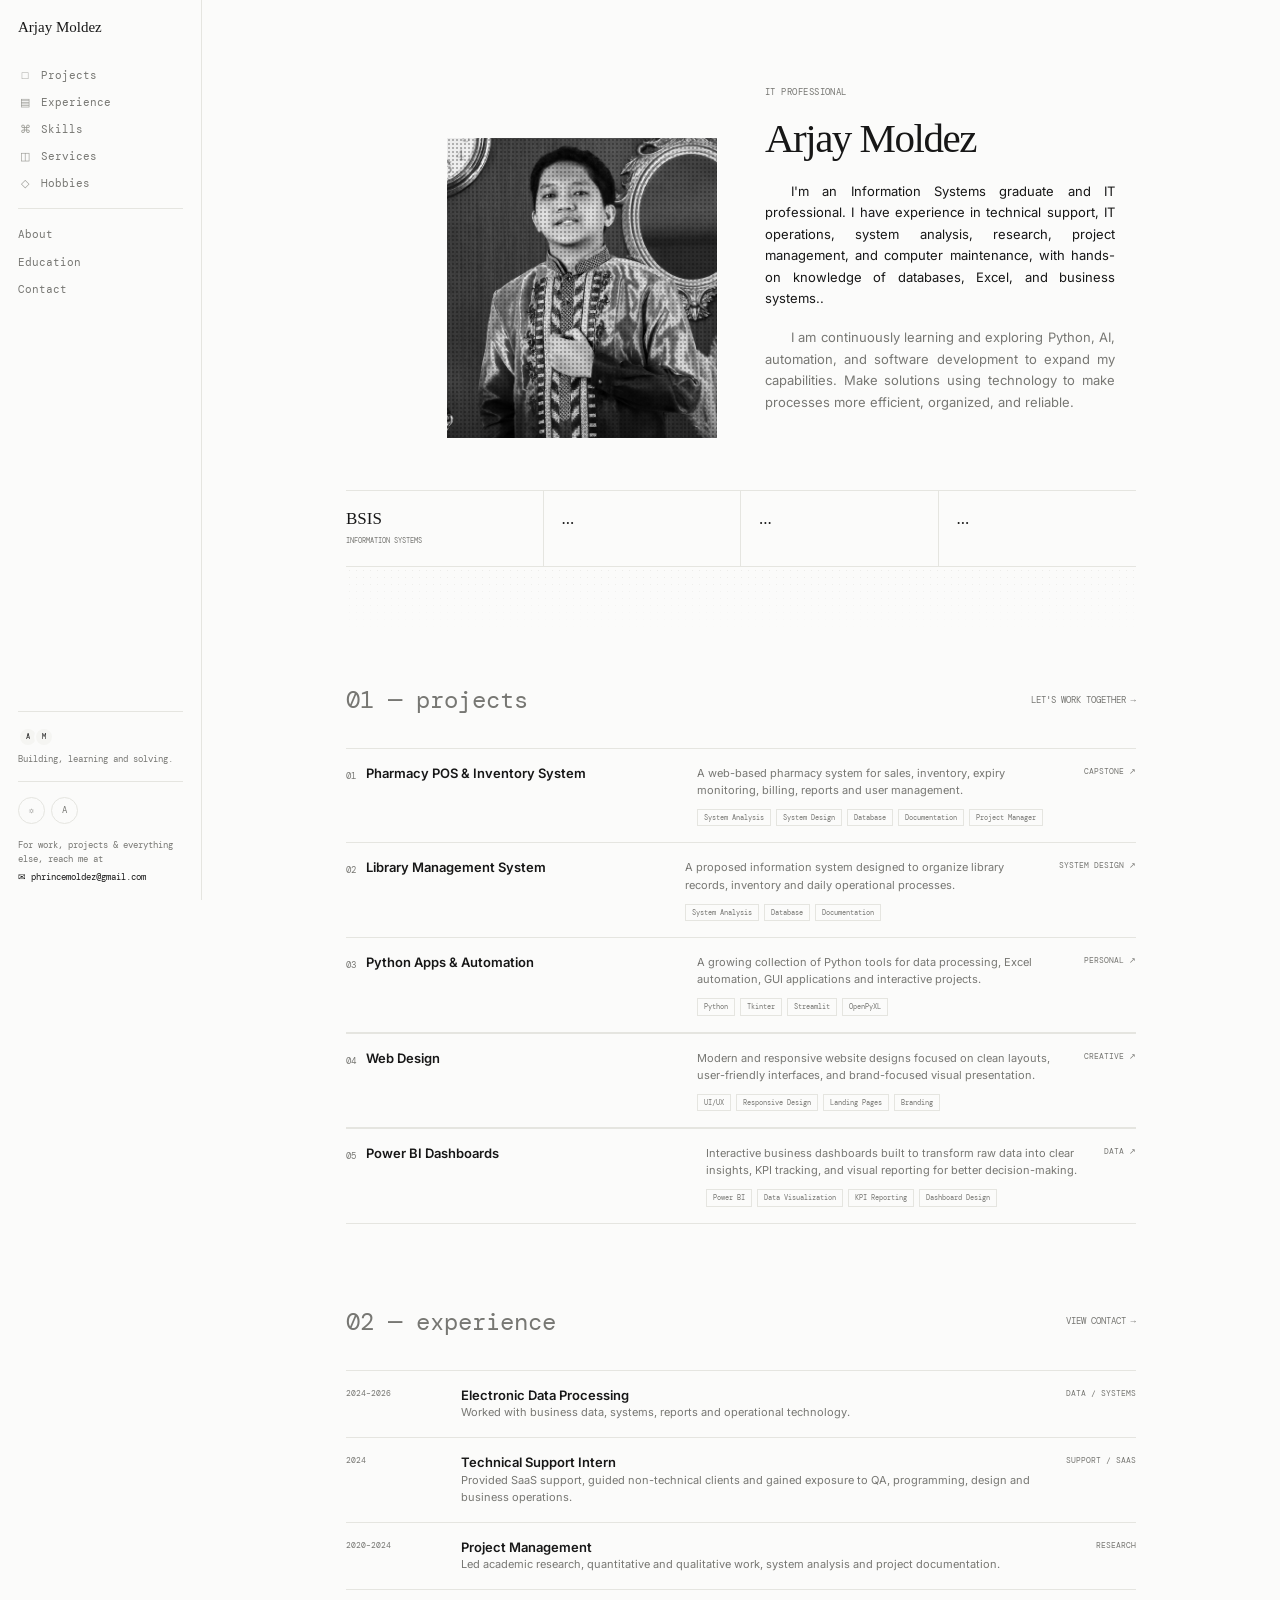
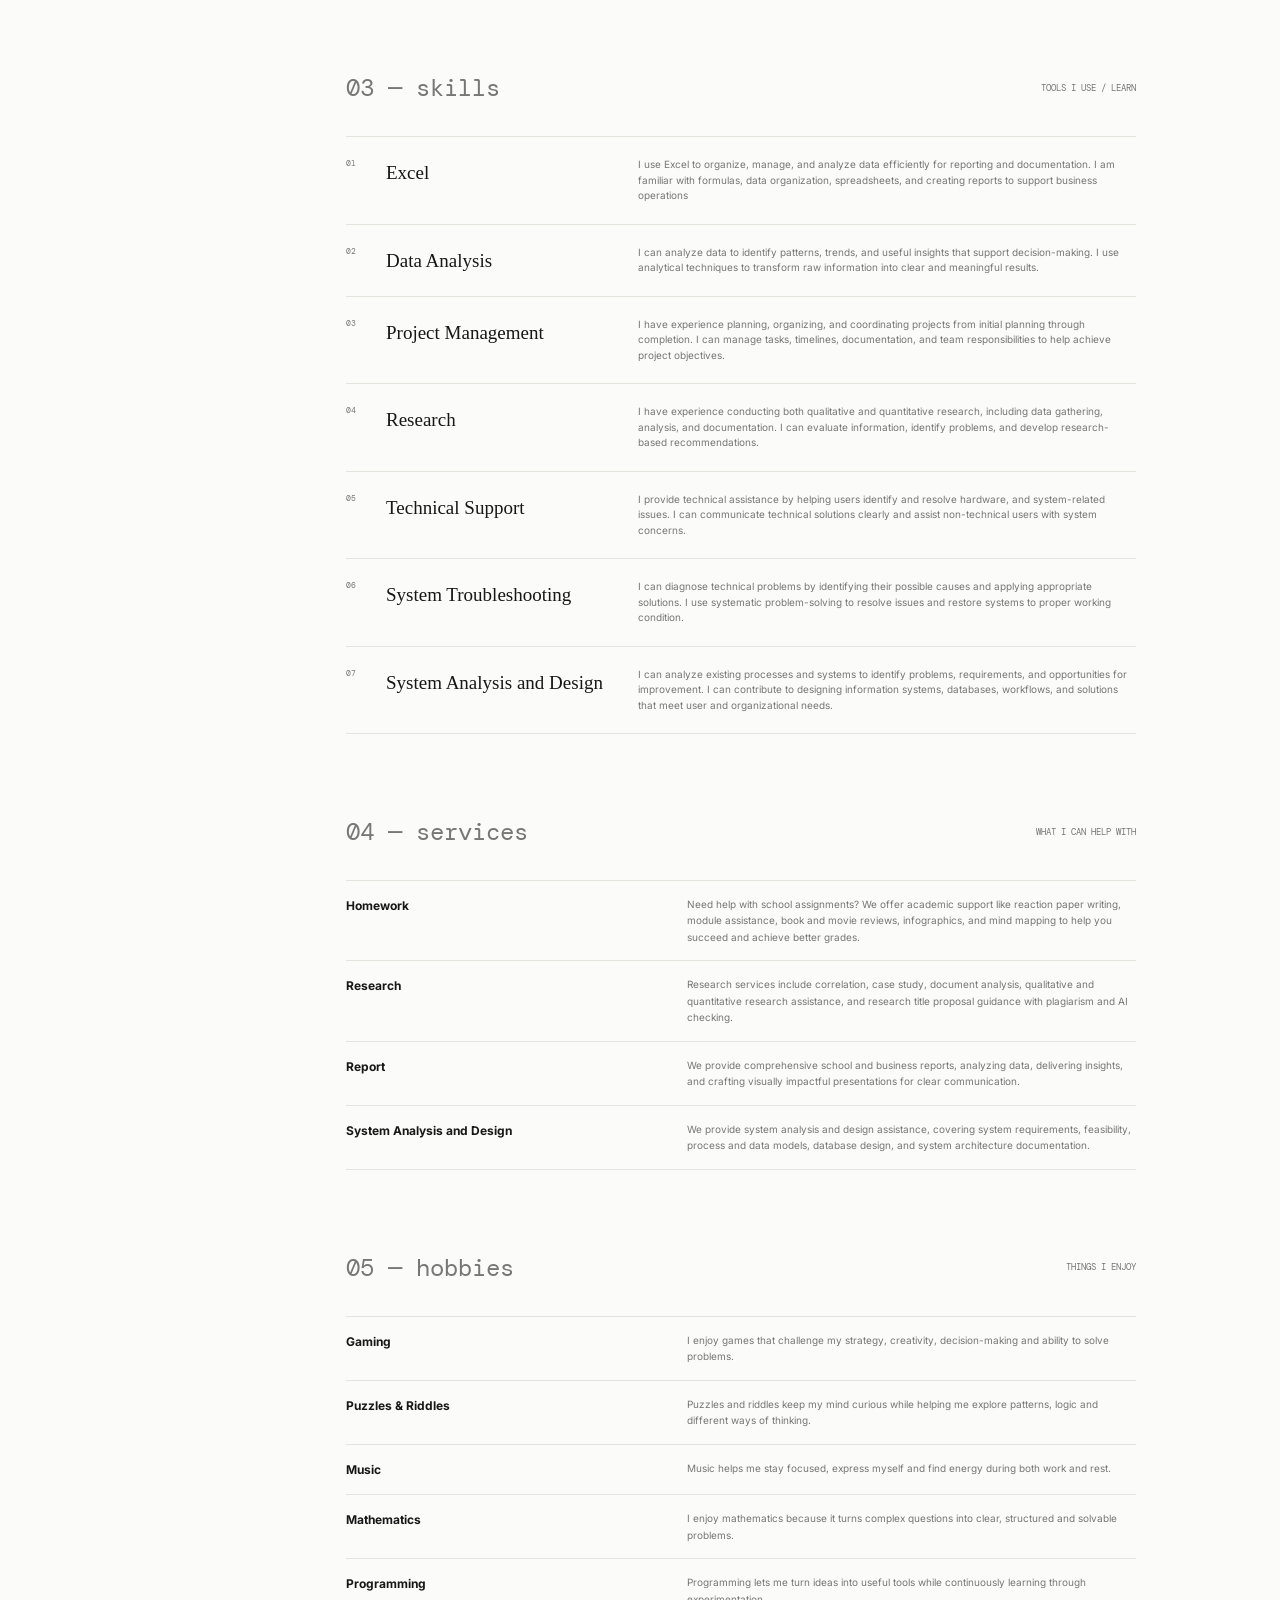
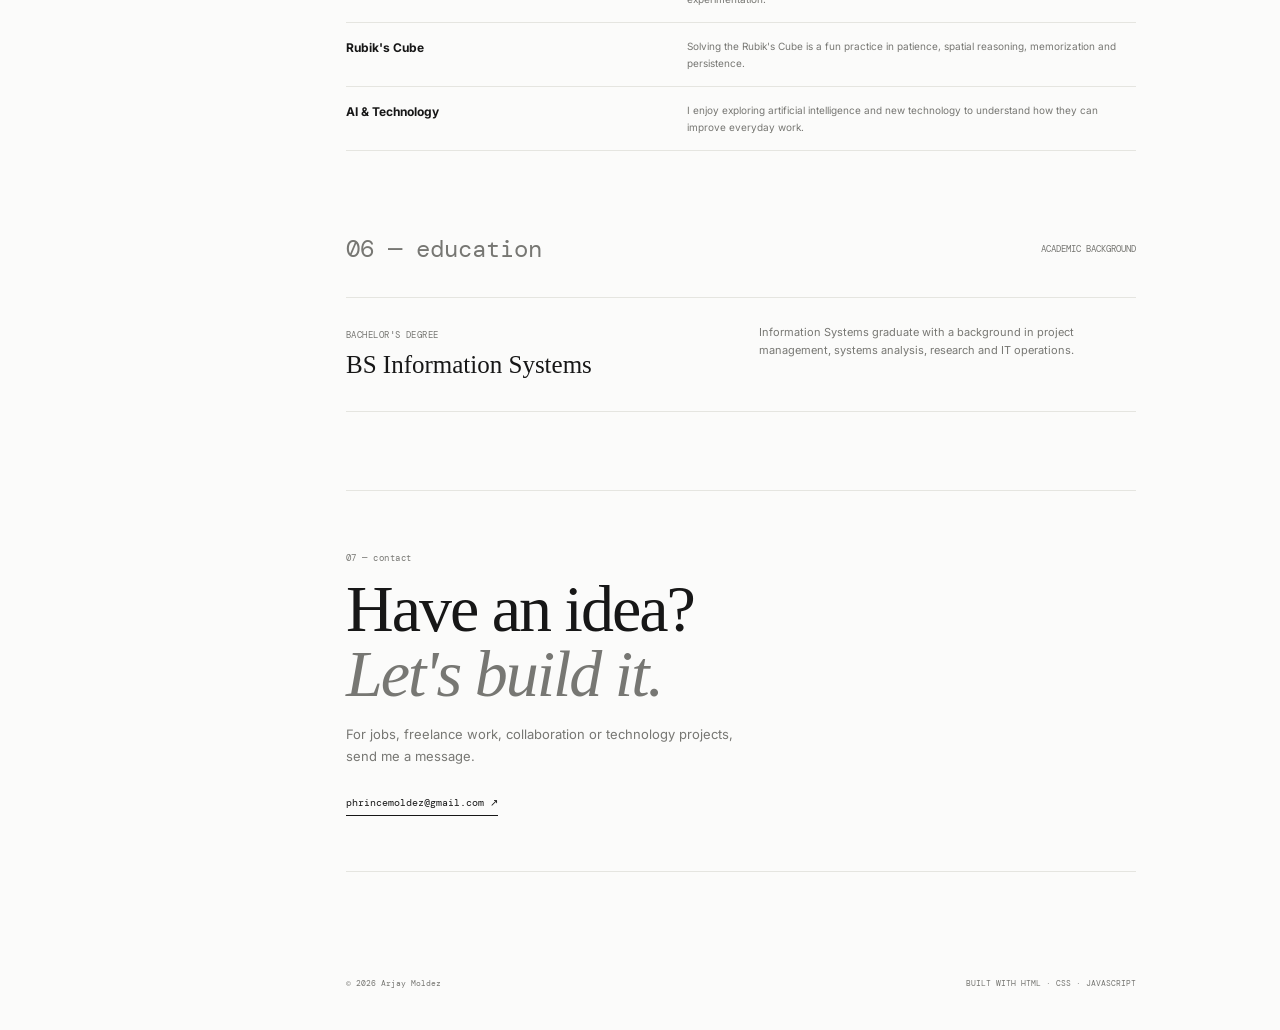
<file: index.html>
<!DOCTYPE html>
<html lang="en">
<head>
    <meta charset="UTF-8">
    <meta name="viewport" content="width=device-width, initial-scale=1.0">
    <title>Arjay Moldez — IT Professional</title>
    <meta name="description" content="Arjay Moldez — IT Professional, Developer, System Analyst and Problem Solver.">
    <link rel="preconnect" href="https://fonts.googleapis.com">
    <link rel="preconnect" href="https://fonts.gstatic.com" crossorigin>
    <link href="https://fonts.googleapis.com/css2?family=DM+Mono:wght@400;500&family=Inter:wght@400;500;600&family=Space+Grotesk:wght@500;600&display=swap" rel="stylesheet">
    <link rel="stylesheet" href="style.css">
    <!-- Google tag (gtag.js) -->
<script async src="https://www.googletagmanager.com/gtag/js?id=G-NMMLFQ9Y4S"></script>
<script>
  window.dataLayer = window.dataLayer || [];
  function gtag(){dataLayer.push(arguments);}
  gtag('js', new Date());

  gtag('config', 'G-NMMLFQ9Y4S');
</script>
</head>
<body>

    <aside class="sidebar" id="sidebar">
        <div class="sidebar-inner">
            <a class="brand" href="#home">Arjay Moldez</a>

            <nav class="side-nav" aria-label="Main navigation">
                <div class="nav-group">
                    <a href="#projects"><span class="nav-icon">□</span> Projects</a>
                    <a href="#experience"><span class="nav-icon">▤</span> Experience</a>
                    <a href="#skills"><span class="nav-icon">⌘</span> Skills</a>
                    <a href="#services"><span class="nav-icon">◫</span> Services</a>
                    <a href="#hobbies"><span class="nav-icon">◇</span> Hobbies</a>
                </div>

                <div class="nav-divider"></div>

                <div class="nav-group">
                    <a href="#about">About</a>
                    <a href="#education">Education</a>
                    <a href="#contact">Contact</a>
                </div>
            </nav>

            <div class="sidebar-bottom">
                <div class="mini-divider"></div>
                <div class="viewer-row">
                    <div class="avatar-stack">
                        <span>A</span><span>M</span>
                    </div>
                </div>

                <div class="viewer-note">Building, learning and solving.</div>

                <div class="mini-divider"></div>

                <div class="sidebar-actions">
                    <button id="themeToggle" title="Toggle theme" aria-label="Toggle theme">☼</button>
                    <button id="fontToggle" title="Change font size" aria-label="Change font size">A</button>
                    <button id="menuClose" class="mobile-only" aria-label="Close menu">×</button>
                </div>

                <p class="contact-label">For work, projects &amp; everything<br>else, reach me at</p>
                <a class="email-link" href="mailto:phrincemoldez@gmail.com">✉ phrincemoldez@gmail.com</a>
            </div>
        </div>
    </aside>

    <button class="mobile-menu" id="menuOpen" aria-label="Open menu">☰</button>

    <main class="main" id="home">

        <section class="hero section-anchor">
            <div class="hero-grid">
                <div class="portrait-wrap">
                    <div class="portrait">
                        <img src="me.png" alt="Portrait of Arjay Moldez">
                    </div>
                </div>

                <div class="intro" id="about">
                    <p class="eyebrow">IT PROFESSIONAL</p>
                    <h1>Arjay Moldez</h1>
                    <p style=" text-align: justify; text-indent: 2em;" class="lead">
                        I'm an Information Systems graduate and IT professional. I have experience in technical support, IT operations, system analysis, research,
                        project management, and computer maintenance, with hands-on knowledge of databases, Excel, and business systems..
                    </p>
                    <p style=" text-align: justify; text-indent: 2em;">
                        I am continuously learning and exploring Python, AI, automation, and 
                        software development to expand my capabilities. Make solutions using 
                        technology to make processes more efficient, organized, and reliable.
                    </p>
                </div>
            </div>

            <div class="stats">
                <div><strong>BSIS</strong><span>INFORMATION SYSTEMS</span></div>
                <div><strong>...</strong></div>
                <div><strong>...</strong></div>
                <div><strong>...</strong></div>
            </div>

            <div class="dot-pattern"></div>
        </section>

        <section class="content-section section-anchor" id="projects">
            <div class="section-top">
                <span style="font-size: 24px;">01 — projects</span>
                <a href="#contact">LET'S WORK TOGETHER →</a>
            </div>

            <div class="project-list">
                <article class="project-row">
                    <div class="project-title">
                        <span class="project-number">01</span>
                        <h2>Pharmacy POS &amp; Inventory System</h2>
                    </div>
                    <div class="project-description">
                        <p>A web-based pharmacy system for sales, inventory, expiry monitoring, billing, reports and user management.</p>
                        <div class="tags"><span>System Analysis</span><span>System Design</span><span>Database</span><span>Documentation</span><span>Project Manager</span></div>
                    </div>
                    <span class="project-year">CAPSTONE ↗</span>
                </article>

                <article class="project-row">
                    <div class="project-title">
                        <span class="project-number">02</span>
                        <h2>Library Management System</h2>
                    </div>
                    <div class="project-description">
                        <p>A proposed information system designed to organize library records, inventory and daily operational processes.</p>
                        <div class="tags"><span>System Analysis</span><span>Database</span><span>Documentation</span></div>
                    </div>
                    <span class="project-year">SYSTEM DESIGN ↗</span>
                </article>

                <a class="project-row-link" href="project-03-python-apps.html">
                    <article class="project-row">
                        <div class="project-title">
                            <span class="project-number">03</span>
                            <h2>Python Apps &amp; Automation</h2>
                        </div>
                        <div class="project-description">
                            <p>A growing collection of Python tools for data processing, Excel automation, GUI applications and interactive projects.</p>
                            <div class="tags"><span>Python</span><span>Tkinter</span><span>Streamlit</span><span>OpenPyXL</span></div>
                        </div>
                        <span class="project-year">PERSONAL ↗</span>
                    </article>
                </a>

                <a class="project-row-link" href="project-04-web-design.html">
                    <article class="project-row">
                        <div class="project-title">
                            <span class="project-number">04</span>
                            <h2>Web Design</h2>
                        </div>
                        <div class="project-description">
                            <p>Modern and responsive website designs focused on clean layouts, user-friendly interfaces, and brand-focused visual presentation.</p>
                            <div class="tags"><span>UI/UX</span><span>Responsive Design</span><span>Landing Pages</span><span>Branding</span></div>
                        </div>
                        <span class="project-year">CREATIVE ↗</span>
                    </article>
                </a>

                <a class="project-row-link" href="project-05-power-bi.html">
                    <article class="project-row">
                        <div class="project-title">
                            <span class="project-number">05</span>
                            <h2>Power BI Dashboards</h2>
                        </div>
                        <div class="project-description">
                            <p>Interactive business dashboards built to transform raw data into clear insights, KPI tracking, and visual reporting for better decision-making.</p>
                            <div class="tags"><span>Power BI</span><span>Data Visualization</span><span>KPI Reporting</span><span>Dashboard Design</span></div>
                        </div>
                        <span class="project-year">DATA ↗</span>
                    </article>
                </a>
            </div>
        </section>

        <section class="content-section section-anchor" id="experience">
            <div class="section-top">
                <span style="font-size: 24px;">02 — experience</span>
                <a href="#contact">VIEW CONTACT →</a>
            </div>

            <div class="experience-list">
                <article class="experience-row">
                    <div class="date">2024–2026</div>
                    <div><h2>Electronic Data Processing</h2><p>Worked with business data, systems, reports and operational technology.</p></div>
                    <span>DATA / SYSTEMS</span>
                </article>
                <article class="experience-row">
                    <div class="date">2024</div>
                    <div><h2>Technical Support Intern</h2><p>Provided SaaS support, guided non-technical clients and gained exposure to QA, programming, design and business operations.</p></div>
                    <span>SUPPORT / SAAS</span>
                </article>
                <article class="experience-row">
                    <div class="date">2020–2024</div>
                    <div><h2>Project Management</h2><p>Led academic research, quantitative and qualitative work, system analysis and project documentation.</p></div>
                    <span>RESEARCH</span>
                </article>
            </div>
        </section>

        <section class="content-section section-anchor" id="skills">
            <div class="section-top">
                <span style="font-size: 24px;">03 — skills</span>
                <span>TOOLS I USE / LEARN</span>
            </div>

            <div class="stack-grid">
                <div><span>01</span><h3>Excel</h3><p>I use Excel to organize, manage, and analyze data efficiently for reporting and documentation. I am familiar with formulas, data organization, spreadsheets, and creating reports to support business operations</p></div>
                <div><span>02</span><h3>Data Analysis</h3><p>I can analyze data to identify patterns, trends, and useful insights that support decision-making. I use analytical techniques to transform raw information into clear and meaningful results.</p></div>
                <div><span>03</span><h3>Project Management</h3><p>I have experience planning, organizing, and coordinating projects from initial planning through completion. I can manage tasks, timelines, documentation, and team responsibilities to help achieve project objectives.</p></div>
                <div><span>04</span><h3>Research</h3><p>I have experience conducting both qualitative and quantitative research, including data gathering, analysis, and documentation. I can evaluate information, identify problems, and develop research-based recommendations.</p></div>
                <div><span>05</span><h3>Technical Support</h3><p>I provide technical assistance by helping users identify and resolve hardware, and system-related issues. I can communicate technical solutions clearly and assist non-technical users with system concerns.</p></div>
                <div><span>06</span><h3>System Troubleshooting</h3><p>I can diagnose technical problems by identifying their possible causes and applying appropriate solutions. I use systematic problem-solving to resolve issues and restore systems to proper working condition.</p></div>
                <div><span>07</span><h3>System Analysis and Design</h3><p>I can analyze existing processes and systems to identify problems, requirements, and opportunities for improvement. I can contribute to designing information systems, databases, workflows, and solutions that meet user and organizational needs.</p></div>
            </div>
        </section>

        <section class="content-section section-anchor" id="services">
            <div class="section-top">
                <span style="font-size: 24px;">04 — services</span>
                <span>WHAT I CAN HELP WITH</span>
            </div>

            <div class="service-list">
                <div><strong>Homework</strong><span>Need help with school assignments? We offer academic support like reaction paper writing, module assistance, book and movie reviews, infographics, and mind mapping to help you succeed and achieve better grades.</span></div>
                <div><strong>Research</strong><span>Research services include correlation, case study, document analysis, qualitative and quantitative research assistance, and research title proposal guidance with plagiarism and AI checking.</span></div>
                <div><strong>Report</strong><span>We provide comprehensive school and business reports, analyzing data, delivering insights, and crafting visually impactful presentations for clear communication.</span></div>
                <div><strong>System Analysis and Design</strong><span>We provide system analysis and design assistance, covering system requirements, feasibility, process and data models, database design, and system architecture documentation.</span></div>
            </div>
        </section>

        <section class="content-section section-anchor" id="hobbies">
            <div class="section-top">
                <span style="font-size: 24px;">05 — hobbies</span>
                <span>THINGS I ENJOY</span>
            </div>

            <div class="service-list">
                <div><strong>Gaming</strong><span>I enjoy games that challenge my strategy, creativity, decision-making and ability to solve problems.</span></div>
                <div><strong>Puzzles &amp; Riddles</strong><span>Puzzles and riddles keep my mind curious while helping me explore patterns, logic and different ways of thinking.</span></div>
                <div><strong>Music</strong><span>Music helps me stay focused, express myself and find energy during both work and rest.</span></div>
                <div><strong>Mathematics</strong><span>I enjoy mathematics because it turns complex questions into clear, structured and solvable problems.</span></div>
                <div><strong>Programming</strong><span>Programming lets me turn ideas into useful tools while continuously learning through experimentation.</span></div>
                <div><strong>Rubik's Cube</strong><span>Solving the Rubik's Cube is a fun practice in patience, spatial reasoning, memorization and persistence.</span></div>
                <div><strong>AI &amp; Technology</strong><span>I enjoy exploring artificial intelligence and new technology to understand how they can improve everyday work.</span></div>
            </div>
        </section>

        <section class="content-section section-anchor" id="education">
            <div class="section-top">
                <span style="font-size: 24px;">06 — education</span>
                <span>ACADEMIC BACKGROUND</span>
            </div>
            <div class="education-card">
                <div>
                    <span class="eyebrow">BACHELOR'S DEGREE</span>
                    <h2>BS Information Systems</h2>
                </div>
                <p>Information Systems graduate with a background in project management, systems analysis, research and IT operations.</p>
            </div>
        </section>

        <section class="content-section contact-section section-anchor" id="contact">
            <div class="contact-card">
                <span class="eyebrow">07 — contact</span>
                <h2>Have an idea?<br><em>Let's build it.</em></h2>
                <p>For jobs, freelance work, collaboration or technology projects, send me a message.</p>
                <a class="contact-button" href="mailto:phrincemoldez@gmail.com">phrincemoldez@gmail.com ↗</a>
            </div>
        </section>

        <footer>
            <span>© <span id="year"></span> Arjay Moldez</span>
            <span>BUILT WITH HTML · CSS · JAVASCRIPT</span>
        </footer>
    </main>

    <script src="script.js"></script>
</body>
</html>
</file>
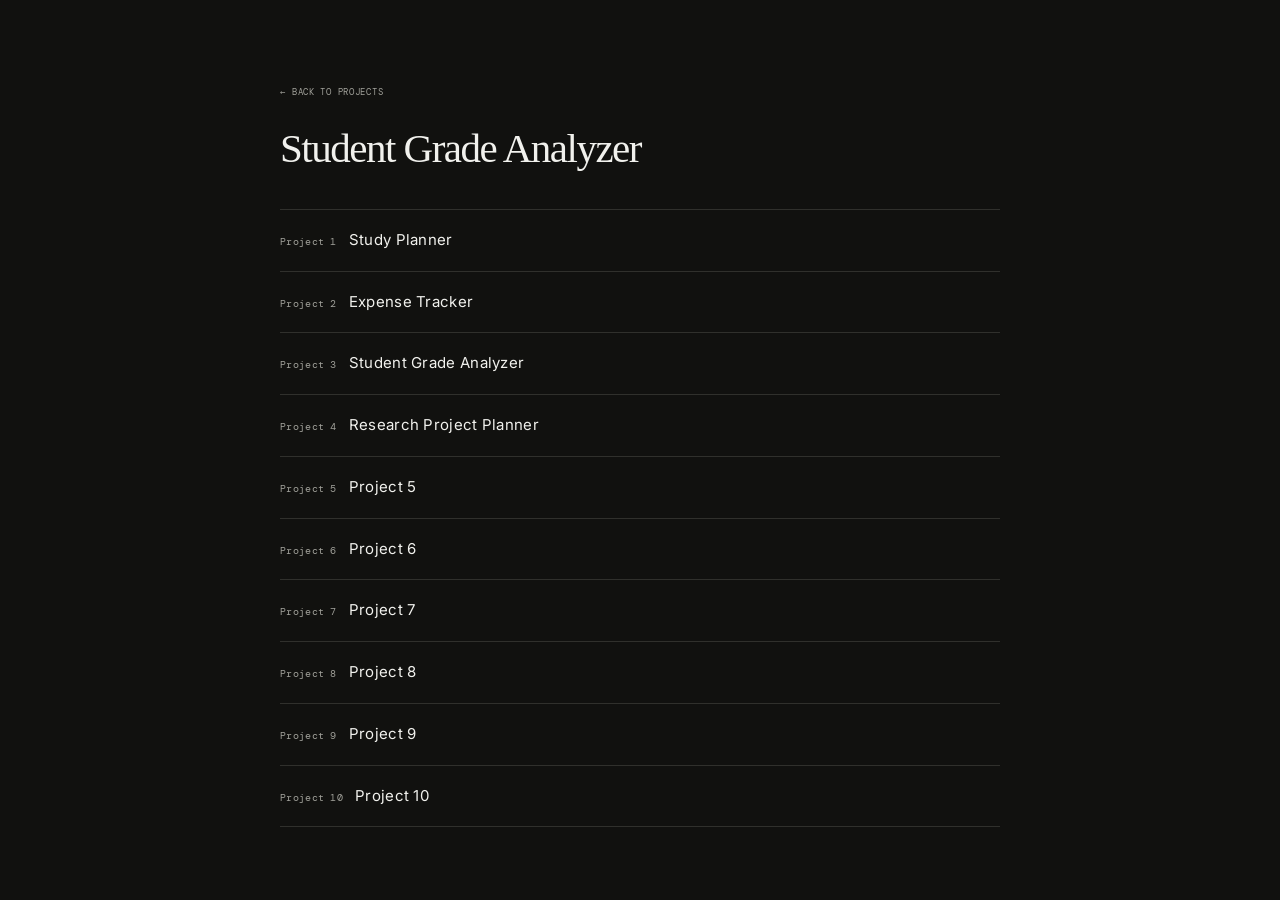
<file: project-03-python-apps.html>
<!DOCTYPE html>
<html lang="en">
<head>
    <meta charset="UTF-8">
    <meta name="viewport" content="width=device-width, initial-scale=1.0">
    <title>Student Grade Analyzer</title>
    <meta name="description" content="Student Grade Analyzer project details.">
    <link rel="preconnect" href="https://fonts.googleapis.com">
    <link rel="preconnect" href="https://fonts.gstatic.com" crossorigin>
    <link href="https://fonts.googleapis.com/css2?family=DM+Mono:wght@400;500&family=Inter:wght@400;500;600&family=Space+Grotesk:wght@500;600&display=swap" rel="stylesheet">
    <link rel="stylesheet" href="style.css">
</head>
<body class="project-page">
    <main class="project-detail-page">
        <header class="project-detail-header">
            <a class="back-link" href="index.html">← Back to Projects</a>
            <h1>Student Grade Analyzer</h1>
        </header>

        <ul class="project-detail-list">
            <li><span>Project 1</span><a href="https://student-study-planner1.streamlit.app//" target="_blank" rel="noreferrer">Study Planner</a></li>
            <li><span>Project 2</span><a href="https://automated-expense-tracker.streamlit.app/" target="_blank" rel="noreferrer">Expense Tracker</a></li>
            <li><span>Project 3</span><a href="https://student-grade-analyzer.streamlit.app/" target="_blank" rel="noreferrer">Student Grade Analyzer</a></li>
            <li><span>Project 4</span><a href="https://research-project-planner.streamlit.app/" target="_blank" rel="noreferrer">Research Project Planner</a></li>
            <li><span>Project 5</span>Project 5</li>
            <li><span>Project 6</span>Project 6</li>
            <li><span>Project 7</span>Project 7</li>
            <li><span>Project 8</span>Project 8</li>
            <li><span>Project 9</span>Project 9</li>
            <li><span>Project 10</span>Project 10</li>
        </ul>
    </main>
</body>
</html>
</file>
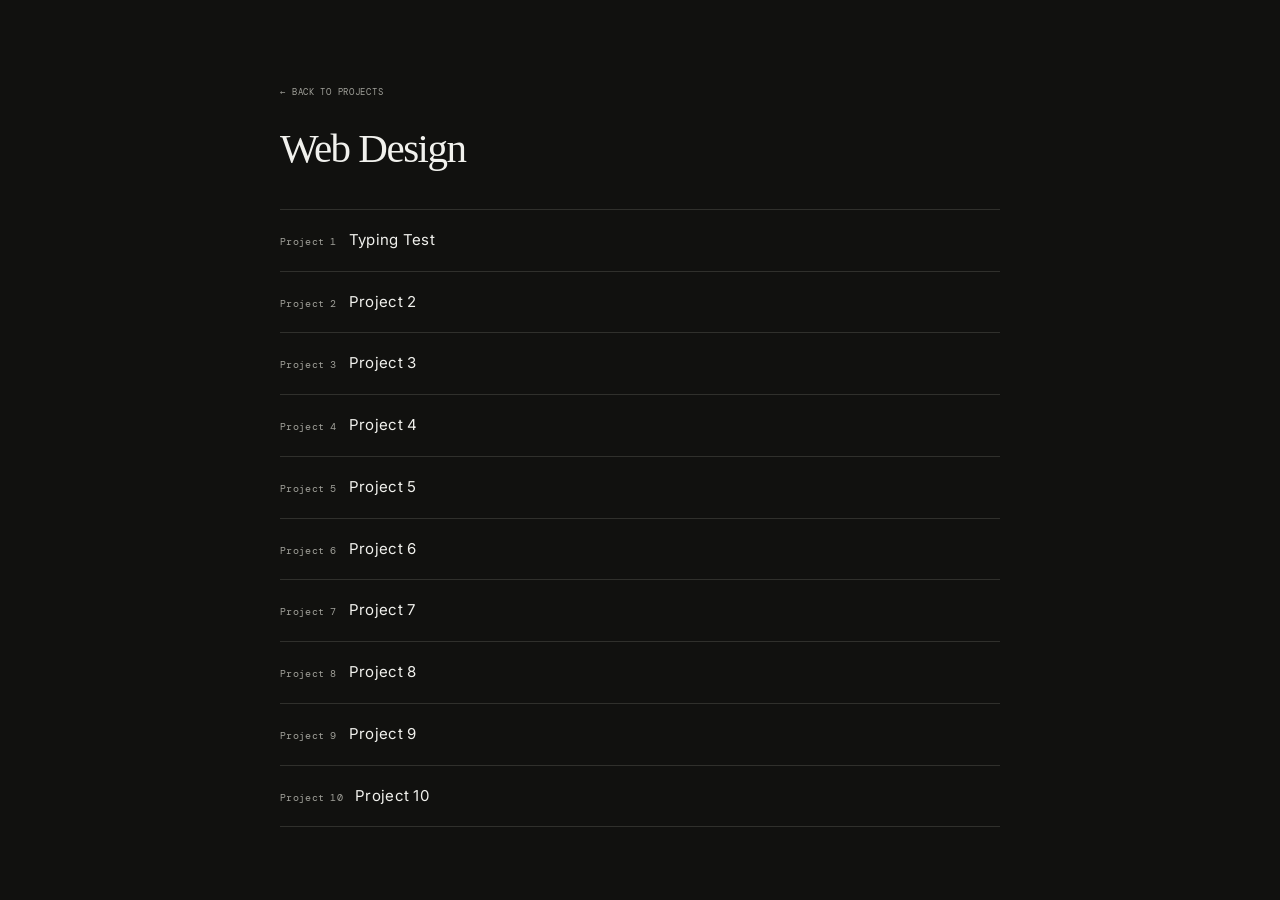
<file: project-04-web-design.html>
<!DOCTYPE html>
<html lang="en">
<head>
    <meta charset="UTF-8">
    <meta name="viewport" content="width=device-width, initial-scale=1.0">
    <title>Web Design</title>
    <meta name="description" content="Web design project details.">
    <link rel="preconnect" href="https://fonts.googleapis.com">
    <link rel="preconnect" href="https://fonts.gstatic.com" crossorigin>
    <link href="https://fonts.googleapis.com/css2?family=DM+Mono:wght@400;500&family=Inter:wght@400;500;600&family=Space+Grotesk:wght@500;600&display=swap" rel="stylesheet">
    <link rel="stylesheet" href="style.css">
</head>
<body class="project-page">
    <main class="project-detail-page">
        <header class="project-detail-header">
            <a class="back-link" href="index.html">← Back to Projects</a>
            <h1>Web Design</h1>
        </header>

        <ul class="project-detail-list">
            <li><span>Project 1</span><a href="https://typing-test-proj1.vercel.app/" target="_blank" rel="noreferrer">Typing Test</a></li>
            <li><span>Project 2</span>Project 2</li>
            <li><span>Project 3</span>Project 3</li>
            <li><span>Project 4</span>Project 4</li>
            <li><span>Project 5</span>Project 5</li>
            <li><span>Project 6</span>Project 6</li>
            <li><span>Project 7</span>Project 7</li>
            <li><span>Project 8</span>Project 8</li>
            <li><span>Project 9</span>Project 9</li>
            <li><span>Project 10</span>Project 10</li>
        </ul>
    </main>
</body>
</html>
</file>
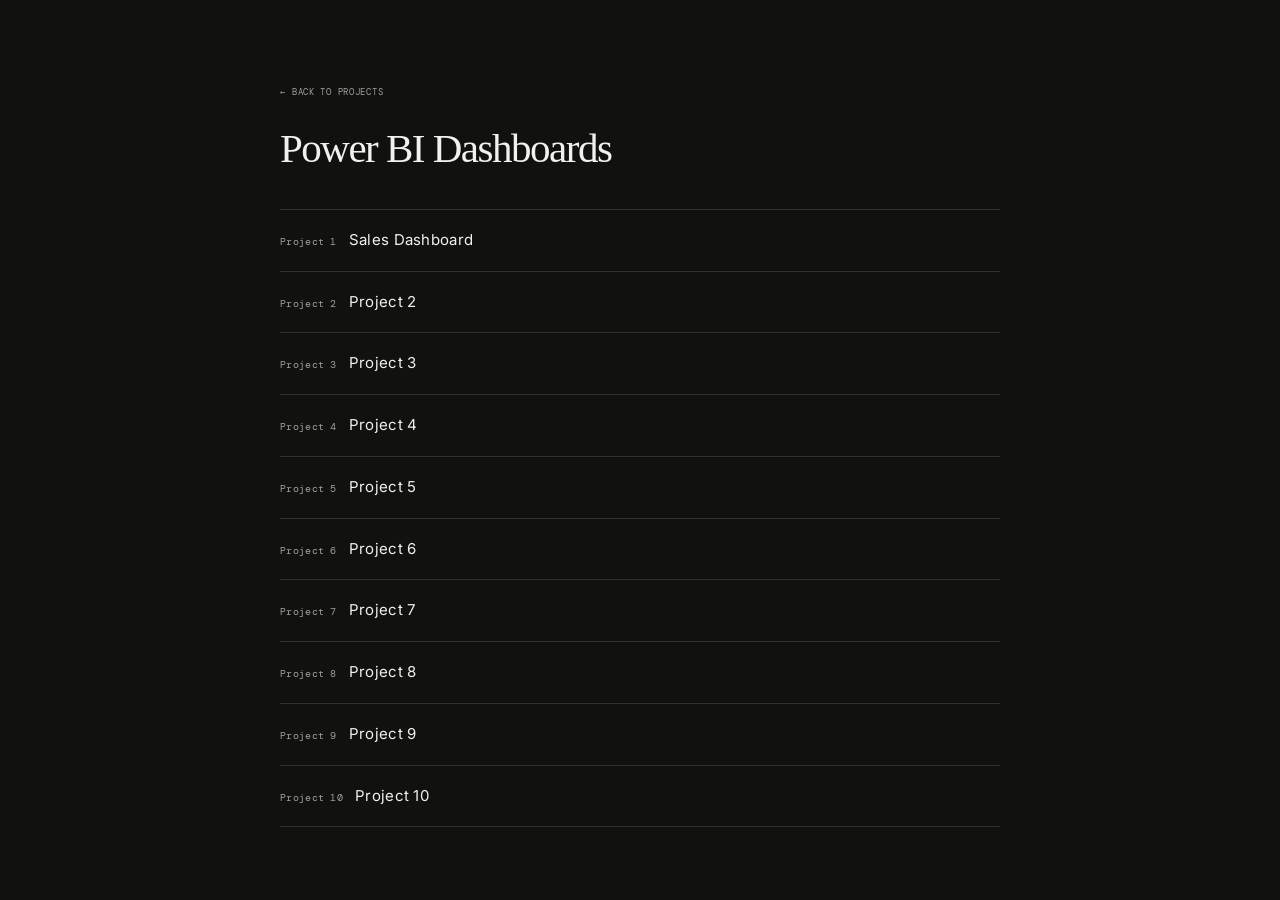
<file: project-05-power-bi.html>
<!DOCTYPE html>
<html lang="en">
<head>
    <meta charset="UTF-8">
    <meta name="viewport" content="width=device-width, initial-scale=1.0">
    <title>Power BI Dashboards</title>
    <meta name="description" content="Power BI dashboard project details.">
    <link rel="preconnect" href="https://fonts.googleapis.com">
    <link rel="preconnect" href="https://fonts.gstatic.com" crossorigin>
    <link href="https://fonts.googleapis.com/css2?family=DM+Mono:wght@400;500&family=Inter:wght@400;500;600&family=Space+Grotesk:wght@500;600&display=swap" rel="stylesheet">
    <link rel="stylesheet" href="style.css">
</head>
<body class="project-page">
    <main class="project-detail-page">
        <header class="project-detail-header">
            <a class="back-link" href="index.html">← Back to Projects</a>
            <h1>Power BI Dashboards</h1>
        </header>

        <ul class="project-detail-list">
            <li><span>Project 1</span><a href="asset/Sales Dashboard - Power BI.mp4" target="_blank" rel="noreferrer">Sales Dashboard</a></li>
            <li><span>Project 2</span>Project 2</li>
            <li><span>Project 3</span>Project 3</li>
            <li><span>Project 4</span>Project 4</li>
            <li><span>Project 5</span>Project 5</li>
            <li><span>Project 6</span>Project 6</li>
            <li><span>Project 7</span>Project 7</li>
            <li><span>Project 8</span>Project 8</li>
            <li><span>Project 9</span>Project 9</li>
            <li><span>Project 10</span>Project 10</li>
        </ul>
    </main>
</body>
</html>
</file>
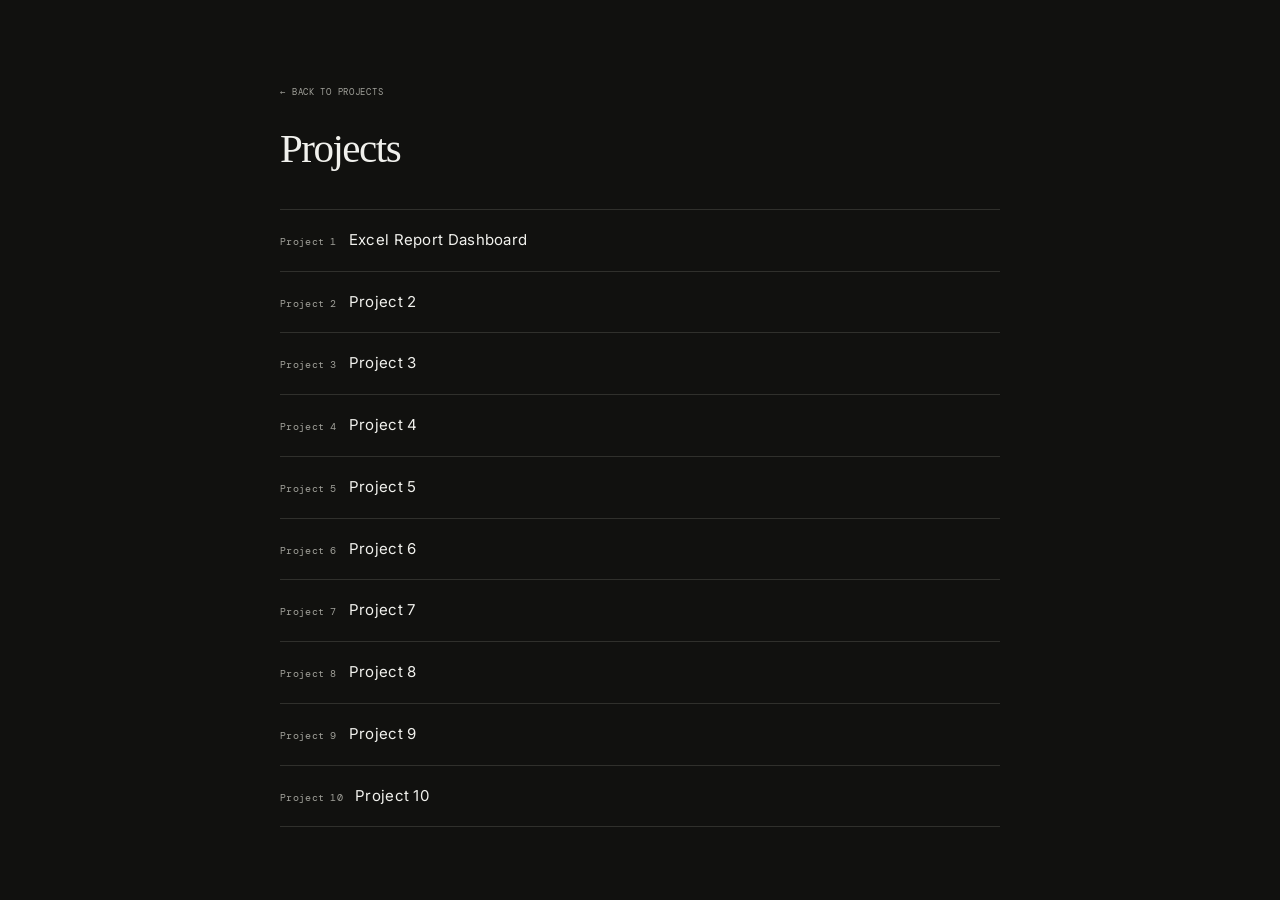
<file: project-details.html>
<!DOCTYPE html>
<html lang="en">
<head>
    <meta charset="UTF-8">
    <meta name="viewport" content="width=device-width, initial-scale=1.0">
    <title>Project Details</title>
    <meta name="description" content="Project details page with numbered sub-projects.">
    <link rel="preconnect" href="https://fonts.googleapis.com">
    <link rel="preconnect" href="https://fonts.gstatic.com" crossorigin>
    <link href="https://fonts.googleapis.com/css2?family=DM+Mono:wght@400;500&family=Inter:wght@400;500;600&family=Space+Grotesk:wght@500;600&display=swap" rel="stylesheet">
    <link rel="stylesheet" href="style.css">
</head>
<body class="project-page">
    <main class="project-detail-page">
        <header class="project-detail-header">
            <a class="back-link" href="index.html">← Back to Projects</a>
            <h1>Projects</h1>
        </header>

        <ul class="project-detail-list">
            <li><span>Project 1</span><a href="https://excel-analyzer.streamlit.app/" target="_blank" rel="noreferrer">Excel Report Dashboard</a></li>
            <li><span>Project 2</span>Project 2</li>
            <li><span>Project 3</span>Project 3</li>
            <li><span>Project 4</span>Project 4</li>
            <li><span>Project 5</span>Project 5</li>
            <li><span>Project 6</span>Project 6</li>
            <li><span>Project 7</span>Project 7</li>
            <li><span>Project 8</span>Project 8</li>
            <li><span>Project 9</span>Project 9</li>
            <li><span>Project 10</span>Project 10</li>
        </ul>
    </main>
</body>
</html>
</file>
<file: style.css>
* {
    box-sizing: border-box;
    margin: 0;
    padding: 0;
}

:root {
    --paper: #fbfbfa;
    --paper-2: #f5f5f2;
    --ink: #171717;
    --muted: #777773;
    --line: #e5e5e0;
    --accent: #1b1b1b;
    --sidebar: 202px;
    --content: 790px;
}

body.dark {
    --paper: #11110f;
    --paper-2: #171715;
    --ink: #f1f1ed;
    --muted: #a1a19a;
    --line: #30302c;
    --accent: #f1f1ed;
}

html {
    scroll-behavior: smooth;
}

body {
    background: var(--paper);
    color: var(--ink);
    font-family: Inter, Arial, sans-serif;
    font-size: 13px;
    line-height: 1.65;
    transition: background .25s ease, color .25s ease;
}

a {
    color: inherit;
    text-decoration: none;
}

button {
    font: inherit;
}

.sidebar {
    position: fixed;
    inset: 0 auto 0 0;
    width: var(--sidebar);
    border-right: 1px solid var(--line);
    background: var(--paper);
    z-index: 20;
}

.sidebar-inner {
    height: 100%;
    padding: 15px 18px;
    display: flex;
    flex-direction: column;
}

.brand {
    font-family: Georgia, serif;
    font-size: 15px;
    margin-bottom: 25px;
}

.side-nav {
    font-family: "DM Mono", monospace;
    font-size: 11px;
    color: var(--muted);
}

.nav-group {
    display: grid;
    gap: 7px;
}

.nav-group a {
    display: flex;
    align-items: center;
    gap: 9px;
    padding: 1px 0;
    transition: color .2s ease, transform .2s ease;
}

.nav-group a:hover,
.nav-group a.active {
    color: var(--ink);
    transform: translateX(2px);
}

.nav-icon {
    width: 14px;
    text-align: center;
    color: #969690;
}

.nav-divider,
.mini-divider {
    height: 1px;
    background: var(--line);
    margin: 15px 0;
}

.sidebar-bottom {
    margin-top: auto;
    font-family: "DM Mono", monospace;
    font-size: 9px;
    color: var(--muted);
}

.keyboard-row {
    display: flex;
    align-items: center;
    gap: 5px;
    margin: 8px 0;
}

.keyboard-row span {
    margin-right: auto;
}

kbd {
    border: 1px solid var(--line);
    border-radius: 3px;
    padding: 1px 4px;
    background: var(--paper-2);
    font-size: 8px;
}

.viewer-row {
    display: flex;
    align-items: center;
    gap: 8px;
}

.avatar-stack {
    display: flex;
}

.avatar-stack span {
    width: 20px;
    height: 20px;
    margin-left: -4px;
    border: 2px solid var(--paper);
    border-radius: 50%;
    display: grid;
    place-items: center;
    background: var(--paper-2);
    color: var(--ink);
    font-size: 7px;
}

.avatar-stack span:first-child {
    margin-left: 0;
}

.viewer-row strong {
    font-size: 9px;
    color: var(--ink);
}

.viewer-note {
    margin-top: 6px;
    line-height: 1.5;
}

.sidebar-actions {
    display: flex;
    gap: 6px;
}

.sidebar-actions button {
    width: 27px;
    height: 27px;
    border: 1px solid var(--line);
    border-radius: 50%;
    background: var(--paper);
    color: var(--muted);
    cursor: pointer;
}

.sidebar-actions button:hover {
    color: var(--ink);
    background: var(--paper-2);
}

.contact-label {
    margin-top: 15px;
    line-height: 1.5;
}

.email-link {
    display: inline-block;
    color: var(--ink);
    margin-top: 4px;
    font-size: 9px;
}

.main {
    margin-left: var(--sidebar);
    min-height: 100vh;
}

.hero,
.content-section {
    width: min(calc(100% - 40px), var(--content));
    margin: 0 auto;
}

.hero {
    min-height: 600px;
    padding-top: 65px;
    position: relative;
}

.hero-grid {
    display: grid;
    grid-template-columns: 1fr 1fr;
    gap: 48px;
    align-items: end;
    padding-top: 20px;
}

.portrait-wrap {
    height: 305px;
    display: flex;
    justify-content: flex-end;
    align-items: end;
}

.portrait {
    width: 270px;
    height: 300px;
    position: relative;
    overflow: hidden;
    filter: grayscale(1);
}

.portrait img {
    width: 100%;
    height: 100%;
    display: block;
    object-fit: cover;
    object-position: center 18%;
}

.portrait::after {
    content: "";
    position: absolute;
    inset: 0;
    opacity: .28;
    background-image: radial-gradient(#111 0.8px, transparent .8px);
    background-size: 4px 4px;
    mix-blend-mode: multiply;
}

.portrait-head {
    position: absolute;
    width: 115px;
    height: 135px;
    top: 15px;
    left: 78px;
    border-radius: 48% 48% 45% 45%;
    background: linear-gradient(100deg, #d7d7d3, #f3f3ef 60%, #c8c8c3);
    z-index: 2;
}

.portrait-hair {
    position: absolute;
    width: 122px;
    height: 70px;
    left: -3px;
    top: -5px;
    border-radius: 55% 50% 30% 20%;
    background: #252525;
}

.portrait-face {
    position: absolute;
    inset: 35px 18px 8px;
    border-radius: 45%;
    background: linear-gradient(100deg, #d0d0cc, #f0f0ec);
}

.portrait-ear {
    position: absolute;
    top: 67px;
    width: 17px;
    height: 30px;
    border-radius: 50%;
    background: #d2d2ce;
}

.portrait-ear.left { left: -8px; }
.portrait-ear.right { right: -8px; }

.portrait-eye {
    position: absolute;
    top: 72px;
    width: 8px;
    height: 3px;
    background: #333;
    border-radius: 50%;
    z-index: 3;
}
.portrait-eye.left { left: 36px; }
.portrait-eye.right { right: 36px; }

.portrait-nose {
    position: absolute;
    width: 13px;
    height: 23px;
    top: 77px;
    left: 51px;
    border-right: 1px solid #777;
    border-bottom: 1px solid #777;
    transform: rotate(15deg);
    z-index: 3;
}

.portrait-mouth {
    position: absolute;
    width: 24px;
    height: 7px;
    top: 103px;
    left: 45px;
    border-bottom: 2px solid #666;
    border-radius: 50%;
    z-index: 3;
}

.portrait-body {
    position: absolute;
    left: 35px;
    bottom: -15px;
    width: 205px;
    height: 170px;
    border-radius: 48% 48% 0 0;
    background: #292929;
    z-index: 1;
}

.intro {
    padding-bottom: 7px;
}

.eyebrow {
    font-family: "DM Mono", monospace;
    font-size: 9px;
    color: var(--muted);
    letter-spacing: .05em;
    margin-bottom: 10px;
}

.intro h1 {
    font-family: Georgia, "Times New Roman", serif;
    font-size: 41px;
    line-height: 1;
    font-weight: 400;
    letter-spacing: -1.5px;
    margin-bottom: 22px;
}

.intro p {
    color: var(--muted);
    max-width: 350px;
    margin-bottom: 18px;
}

.intro .lead {
    color: var(--ink);
}

.socials {
    display: flex;
    gap: 14px;
    font-family: "DM Mono", monospace;
    font-size: 9px;
    margin-top: 26px;
    color: var(--muted);
}

.socials a:hover {
    color: var(--ink);
}

.stats {
    margin-top: 52px;
    display: grid;
    grid-template-columns: repeat(4, 1fr);
    border-top: 1px solid var(--line);
    border-bottom: 1px solid var(--line);
}

.stats > div {
    min-height: 75px;
    padding: 14px 15px 11px 0;
    border-right: 1px solid var(--line);
}

.stats > div:not(:first-child) {
    padding-left: 18px;
}

.stats > div:last-child {
    border-right: 0;
}

.stats strong {
    display: block;
    font-family: Georgia, serif;
    font-size: 17px;
    font-weight: 400;
}

.stats span {
    display: block;
    margin-top: 2px;
    font-family: "DM Mono", monospace;
    font-size: 7px;
    color: var(--muted);
}

.dot-pattern {
    height: 65px;
    margin-top: 0;
    background-image: radial-gradient(var(--line) .8px, transparent .8px);
    background-size: 7px 7px;
    mask-image: linear-gradient(to bottom, black, transparent);
    opacity: .7;
}

.content-section {
    padding: 48px 0 30px;
}

.section-top {
    display: flex;
    justify-content: space-between;
    align-items: center;
    font-family: "DM Mono", monospace;
    font-size: 9px;
    color: var(--muted);
    margin-bottom: 28px;
}

.section-top a:hover {
    color: var(--ink);
}

.project-row,
.experience-row {
    display: grid;
    grid-template-columns: 1.35fr 1.5fr auto;
    gap: 25px;
    align-items: start;
    padding: 16px 0;
    border-top: 1px solid var(--line);
}

.project-row-link {
    display: block;
    color: inherit;
    text-decoration: none;
}

.project-row-link:hover .project-row h2,
.project-row-link:hover .project-year,
.project-row-link:hover .project-description p {
    color: var(--ink);
}

.project-row:last-child,
.experience-row:last-child {
    border-bottom: 1px solid var(--line);
}

body.project-page {
    background: #11110f;
    color: #f1f1ed;
    font-family: Inter, Arial, sans-serif;
    font-size: 13px;
    line-height: 1.65;
}

.project-detail-page {
    max-width: 760px;
    margin: 0 auto;
    padding: 80px 20px 60px;
}

.project-detail-header {
    margin-bottom: 40px;
}

.back-link {
    display: inline-block;
    margin-bottom: 24px;
    font-family: "DM Mono", monospace;
    font-size: 9px;
    letter-spacing: 0.08em;
    color: #a1a19a;
    text-transform: uppercase;
}

.back-link:hover {
    color: #f1f1ed;
}

.project-detail-header h1 {
    font-family: Georgia, "Times New Roman", serif;
    font-size: 41px;
    line-height: 1;
    letter-spacing: -1.5px;
    font-weight: 400;
    margin-top: 4px;
}

.project-detail-list {
    list-style: none;
    border-top: 1px solid #30302c;
}

.project-detail-list li {
    padding: 18px 0;
    border-bottom: 1px solid #30302c;
    font-family: Inter, Arial, sans-serif;
    font-size: 15px;
    color: #f1f1ed;
    letter-spacing: 0.02em;
}

.project-detail-list a {
    color: #f1f1ed;
    text-decoration: none;
}

.project-detail-list a:hover {
    color: #ffffff;
    text-decoration: underline;
}

.project-detail-list li span {
    color: #a1a19a;
    font-family: "DM Mono", monospace;
    font-size: 10px;
    margin-right: 12px;
}

.project-title {
    display: flex;
    gap: 10px;
}

.project-number {
    font-family: "DM Mono", monospace;
    color: var(--muted);
    font-size: 9px;
    padding-top: 4px;
}

.project-row h2,
.experience-row h2 {
    font-family: Inter, sans-serif;
    font-size: 13px;
    font-weight: 600;
    line-height: 1.35;
}

.project-description p,
.experience-row p {
    color: var(--muted);
    font-size: 11px;
    line-height: 1.55;
}

.project-year,
.experience-row > span {
    font-family: "DM Mono", monospace;
    color: var(--muted);
    font-size: 8px;
    white-space: nowrap;
}

.tags {
    display: flex;
    flex-wrap: wrap;
    gap: 5px;
    margin-top: 10px;
}

.tags span {
    border: 1px solid var(--line);
    padding: 2px 6px;
    font-family: "DM Mono", monospace;
    font-size: 7px;
    color: var(--muted);
}

.experience-row {
    grid-template-columns: 90px 1fr auto;
}

.date {
    font-family: "DM Mono", monospace;
    font-size: 8px;
    color: var(--muted);
}

.stack-grid {
    display: grid;
    grid-template-columns: 1fr;
    border-top: 1px solid var(--line);
}

.stack-grid > div {
    display: grid;
    grid-template-columns: 28px minmax(150px, .65fr) 1.35fr;
    gap: 12px;
    align-items: start;
    padding: 20px 0;
    border-bottom: 1px solid var(--line);
}

.stack-grid > div:nth-child(even) {
    padding-left: 0;
    border-left: 0;
}

.stack-grid span {
    font-family: "DM Mono", monospace;
    color: var(--muted);
    font-size: 8px;
}

.stack-grid h3 {
    font-family: Georgia, serif;
    font-size: 19px;
    font-weight: 400;
    margin: 0;
}

.stack-grid p {
    color: var(--muted);
    font-size: 10px;
    line-height: 1.55;
}

.service-list {
    border-top: 1px solid var(--line);
}

.service-list > div {
    display: grid;
    grid-template-columns: 1fr 1.4fr;
    gap: 20px;
    padding: 15px 0;
    border-bottom: 1px solid var(--line);
}

.service-list strong {
    font-size: 12px;
}

.service-list span {
    color: var(--muted);
    font-size: 10px;
}

.education-card {
    display: grid;
    grid-template-columns: 1fr 1fr;
    gap: 35px;
    padding: 25px 0;
    border-top: 1px solid var(--line);
    border-bottom: 1px solid var(--line);
}

.education-card h2 {
    font-family: Georgia, serif;
    font-size: 25px;
    font-weight: 400;
}

.education-card p {
    color: var(--muted);
    font-size: 11px;
}

.contact-section {
    padding-bottom: 80px;
}

.contact-card {
    border-top: 1px solid var(--line);
    border-bottom: 1px solid var(--line);
    padding: 55px 0;
}

.contact-card h2 {
    font-family: Georgia, serif;
    font-size: clamp(38px, 7vw, 66px);
    line-height: .98;
    font-weight: 400;
    letter-spacing: -2px;
    margin: 10px 0 18px;
}

.contact-card h2 em {
    color: var(--muted);
}

.contact-card p {
    max-width: 420px;
    color: var(--muted);
    margin-bottom: 24px;
}

.contact-button {
    display: inline-block;
    border-bottom: 1px solid var(--ink);
    font-family: "DM Mono", monospace;
    font-size: 10px;
    padding-bottom: 3px;
}

footer {
    width: min(calc(100% - 40px), var(--content));
    margin: 0 auto;
    padding: 25px 0 40px;
    display: flex;
    justify-content: space-between;
    gap: 20px;
    font-family: "DM Mono", monospace;
    font-size: 8px;
    color: var(--muted);
}

.mobile-menu,
.mobile-only {
    display: none;
}

@media (max-width: 850px) {
    :root {
        --sidebar: 180px;
    }

    .hero-grid {
        gap: 30px;
    }

    .portrait {
        transform: scale(.88);
        transform-origin: bottom right;
    }

    .project-row {
        grid-template-columns: 1fr 1.3fr;
    }

    .project-year {
        grid-column: 2;
    }
}

@media (max-width: 680px) {
    :root {
        --sidebar: 0px;
    }

    body {
        font-size: 13px;
    }

    .sidebar {
        width: 270px;
        transform: translateX(-100%);
        transition: transform .25s ease;
        box-shadow: 10px 0 40px rgba(0,0,0,.08);
    }

    .sidebar.open {
        transform: translateX(0);
    }

    .mobile-menu {
        display: grid;
        place-items: center;
        position: fixed;
        top: 14px;
        right: 14px;
        width: 36px;
        height: 36px;
        z-index: 30;
        border: 1px solid var(--line);
        border-radius: 50%;
        background: var(--paper);
        color: var(--ink);
        cursor: pointer;
    }

    .mobile-only {
        display: block !important;
    }

    .main {
        margin-left: 0;
    }

    .hero,
    .content-section,
    footer {
        width: min(calc(100% - 34px), var(--content));
    }

    .hero {
        padding-top: 60px;
        min-height: auto;
    }

    .hero-grid {
        grid-template-columns: 1fr;
        gap: 20px;
    }

    .portrait-wrap {
        height: 250px;
        justify-content: center;
    }

    .portrait {
        transform: scale(.8);
        transform-origin: center bottom;
    }

    .intro h1 {
        font-size: 38px;
    }

    .stats {
        grid-template-columns: 1fr 1fr;
        margin-top: 35px;
    }

    .stats > div:nth-child(2) {
        border-right: 0;
    }

    .stats > div:nth-child(3),
    .stats > div:nth-child(4) {
        border-top: 1px solid var(--line);
    }

    .stats > div:nth-child(3) {
        padding-left: 0;
    }

    .project-row,
    .experience-row {
        grid-template-columns: 1fr;
        gap: 9px;
    }

    .project-year,
    .experience-row > span {
        grid-column: auto;
    }

    .experience-row {
        gap: 4px;
    }

    .stack-grid {
        grid-template-columns: 1fr;
    }

    .stack-grid > div:nth-child(even) {
        padding-left: 0;
        border-left: 0;
    }

    .service-list > div,
    .education-card {
        grid-template-columns: 1fr;
    }

    footer {
        flex-direction: column;
    }
}
</file>
